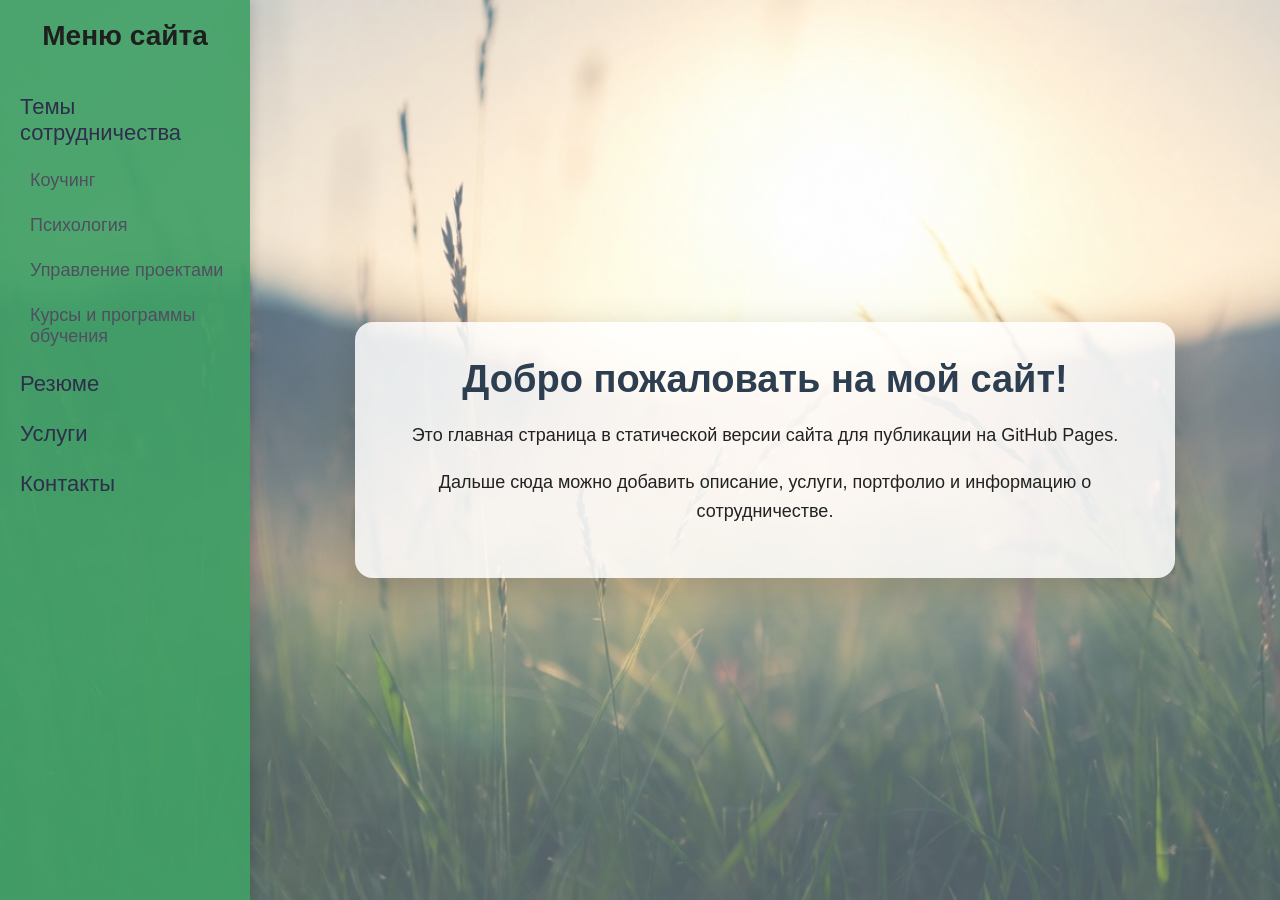
<file: index.html>
<!DOCTYPE html>
<html lang="ru">
<head>
  <meta charset="UTF-8" />
  <meta name="viewport" content="width=device-width, initial-scale=1.0" />
  <title>Главная</title>
  <link rel="stylesheet" href="./assets/css/style.css" />
</head>
<body class="site-layout bg-home">
  <aside class="sidebar">
    <h2>Меню сайта</h2>
    <nav class="menu">
      <a href="./pages/about.html">Темы сотрудничества</a>
      <div class="submenu">
        <a href="./pages/coaching.html">Коучинг</a>
        <a href="./pages/psych.html">Психология</a>
        <a href="./pages/project.html">Управление проектами</a>
        <a href="./pages/education.html">Курсы и программы обучения</a>
      </div>
      <a href="./pages/resume.html">Резюме</a>
      <a href="./pages/services.html">Услуги</a>
      <a href="./pages/contacts.html">Контакты</a>
    </nav>
  </aside>

  <main class="content">
    <section class="page-card">
      <h1>Добро пожаловать на мой сайт!</h1>
      <p>Это главная страница в статической версии сайта для публикации на GitHub Pages.</p>
      <p>Дальше сюда можно добавить описание, услуги, портфолио и информацию о сотрудничестве.</p>
    </section>
  </main>
</body>
</html>
</file>
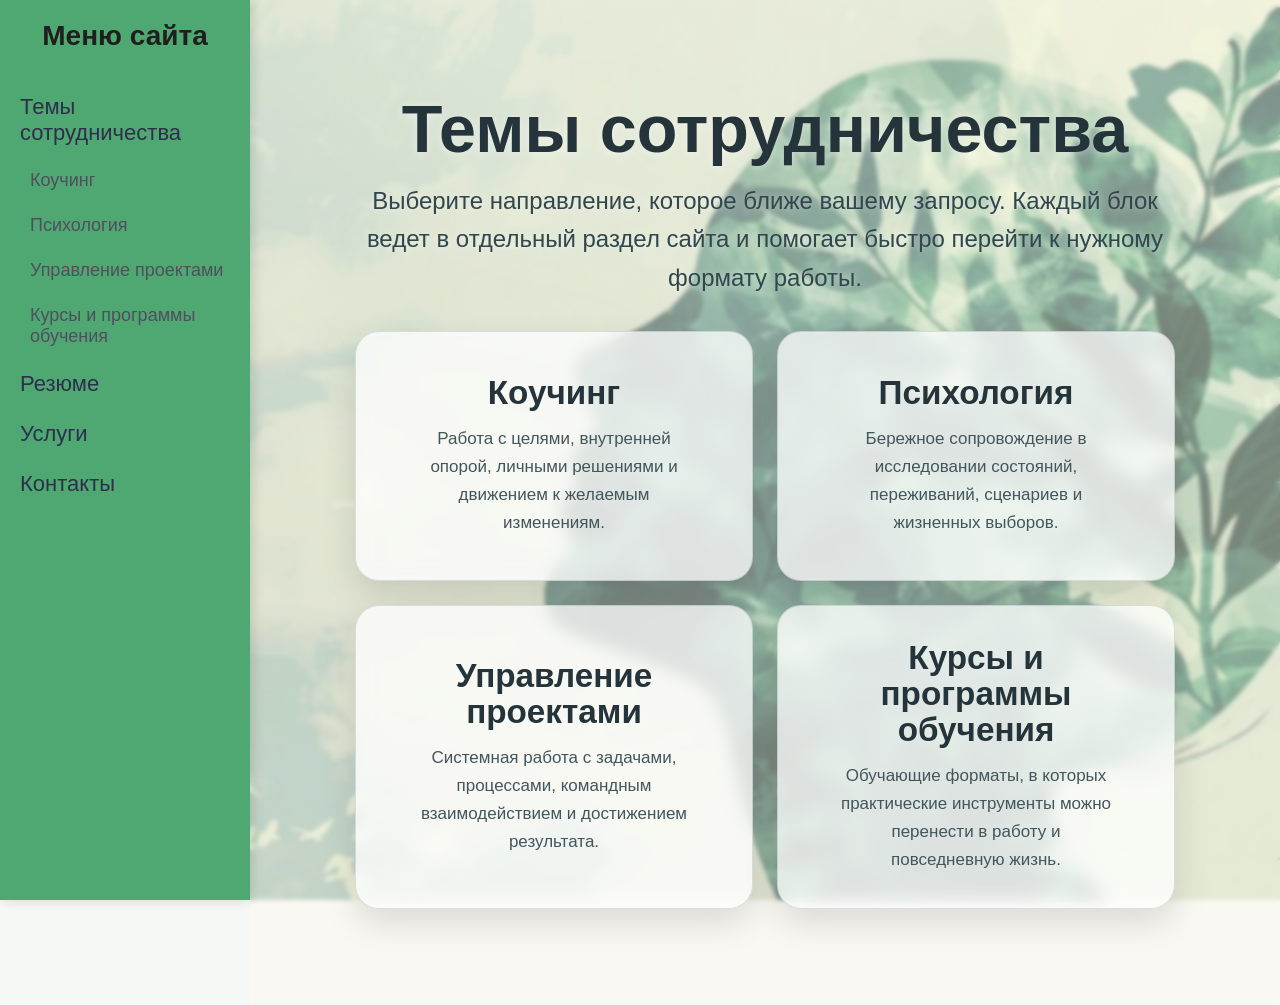
<file: pages/about.html>
<!DOCTYPE html>
<html lang="ru">
<head>
  <meta charset="UTF-8" />
  <meta name="viewport" content="width=device-width, initial-scale=1.0" />
  <title>Темы сотрудничества</title>
  <link rel="stylesheet" href="../assets/css/style.css?v=4" />
  <style>
    .about-topics-page {
      min-height: 100vh;
      background-image: url('../assets/images/about-bg.jpg');
      background-size: cover;
      background-position: center;
      background-repeat: no-repeat;
      background-attachment: fixed;
      position: relative;
    }

    .about-topics-page::before {
      content: "";
      position: absolute;
      inset: 0;
      background: rgba(255, 248, 240, 0.45);
      backdrop-filter: blur(2px);
    }

    .about-topics-inner {
      position: relative;
      z-index: 1;
      min-height: 100vh;
      display: flex;
      flex-direction: column;
      justify-content: center;
      align-items: center;
      padding: 56px 28px;
      text-align: center;
    }

    .about-topics-title {
      margin: 0 0 18px;
      font-size: clamp(40px, 5.2vw, 76px);
      line-height: 1.02;
      font-weight: 700;
      color: #24343a;
      text-shadow: 0 2px 10px rgba(255,255,255,0.45);
    }

    .about-topics-subtitle {
      margin: 0 0 34px;
      max-width: 820px;
      font-size: clamp(18px, 2vw, 24px);
      line-height: 1.6;
      color: #31464d;
      text-shadow: 0 1px 8px rgba(255,255,255,0.38);
    }

    .about-topics-grid {
      width: min(1120px, 100%);
      display: grid;
      grid-template-columns: repeat(2, minmax(0, 1fr));
      gap: 24px;
    }

    .about-topic-card {
      display: flex;
      min-height: 250px;
      padding: 34px 30px;
      border-radius: 24px;
      text-decoration: none;
      justify-content: center;
      align-items: center;
      text-align: center;
      background: rgba(255, 255, 255, 0.74);
      border: 1px solid rgba(44, 62, 80, 0.15);
      box-shadow: 0 14px 34px rgba(0, 0, 0, 0.12);
      backdrop-filter: blur(8px);
      transition: transform 0.22s ease, box-shadow 0.22s ease, background 0.22s ease;
    }

    .about-topic-card:hover {
      transform: translateY(-5px);
      background: rgba(255, 255, 255, 0.86);
      box-shadow: 0 18px 42px rgba(0, 0, 0, 0.16);
    }

    .about-topic-card:focus-visible {
      outline: 3px solid rgba(47, 124, 106, 0.55);
      outline-offset: 4px;
    }

    .about-topic-content {
      max-width: 32ch;
    }

    .about-topic-card h2 {
      margin: 0 0 14px;
      font-size: clamp(28px, 2.6vw, 40px);
      line-height: 1.08;
      font-weight: 700;
      color: #24343a;
    }

    .about-topic-card p {
      margin: 0;
      font-size: 17px;
      line-height: 1.65;
      color: #42565c;
    }

    @media (max-width: 900px) {
      .about-topics-inner {
        justify-content: flex-start;
        padding: 36px 18px 28px;
      }

      .about-topics-grid {
        grid-template-columns: 1fr;
      }

      .about-topic-card {
        min-height: 210px;
        padding: 28px 22px;
      }
    }
  </style>
</head>
<body class="site-layout bg-neutral">
  <aside class="sidebar">
    <h2>Меню сайта</h2>
    <nav class="menu">
      <a href="./about.html">Темы сотрудничества</a>
      <div class="submenu">
        <a href="./coaching.html">Коучинг</a>
        <a href="./psych.html">Психология</a>
        <a href="./project.html">Управление проектами</a>
        <a href="./education.html">Курсы и программы обучения</a>
      </div>
      <a href="./resume.html">Резюме</a>
      <a href="./services.html">Услуги</a>
      <a href="./contacts.html">Контакты</a>
    </nav>
  </aside>

  <main class="content about-topics-page">
    <div class="about-topics-inner">
      <h1 class="about-topics-title">Темы сотрудничества</h1>
      <p class="about-topics-subtitle">
        Выберите направление, которое ближе вашему запросу. Каждый блок ведет в отдельный раздел сайта
        и помогает быстро перейти к нужному формату работы.
      </p>

      <section class="about-topics-grid" aria-label="Основные направления сотрудничества">
        <a class="about-topic-card" href="./coaching.html">
          <div class="about-topic-content">
            <h2>Коучинг</h2>
            <p>Работа с целями, внутренней опорой, личными решениями и движением к желаемым изменениям.</p>
          </div>
        </a>

        <a class="about-topic-card" href="./psych.html">
          <div class="about-topic-content">
            <h2>Психология</h2>
            <p>Бережное сопровождение в исследовании состояний, переживаний, сценариев и жизненных выборов.</p>
          </div>
        </a>

        <a class="about-topic-card" href="./project.html">
          <div class="about-topic-content">
            <h2>Управление проектами</h2>
            <p>Системная работа с задачами, процессами, командным взаимодействием и достижением результата.</p>
          </div>
        </a>

        <a class="about-topic-card" href="./education.html">
          <div class="about-topic-content">
            <h2>Курсы и программы обучения</h2>
            <p>Обучающие форматы, в которых практические инструменты можно перенести в работу и повседневную жизнь.</p>
          </div>
        </a>
      </section>
    </div>
  </main>
</body>
</html>
</file>
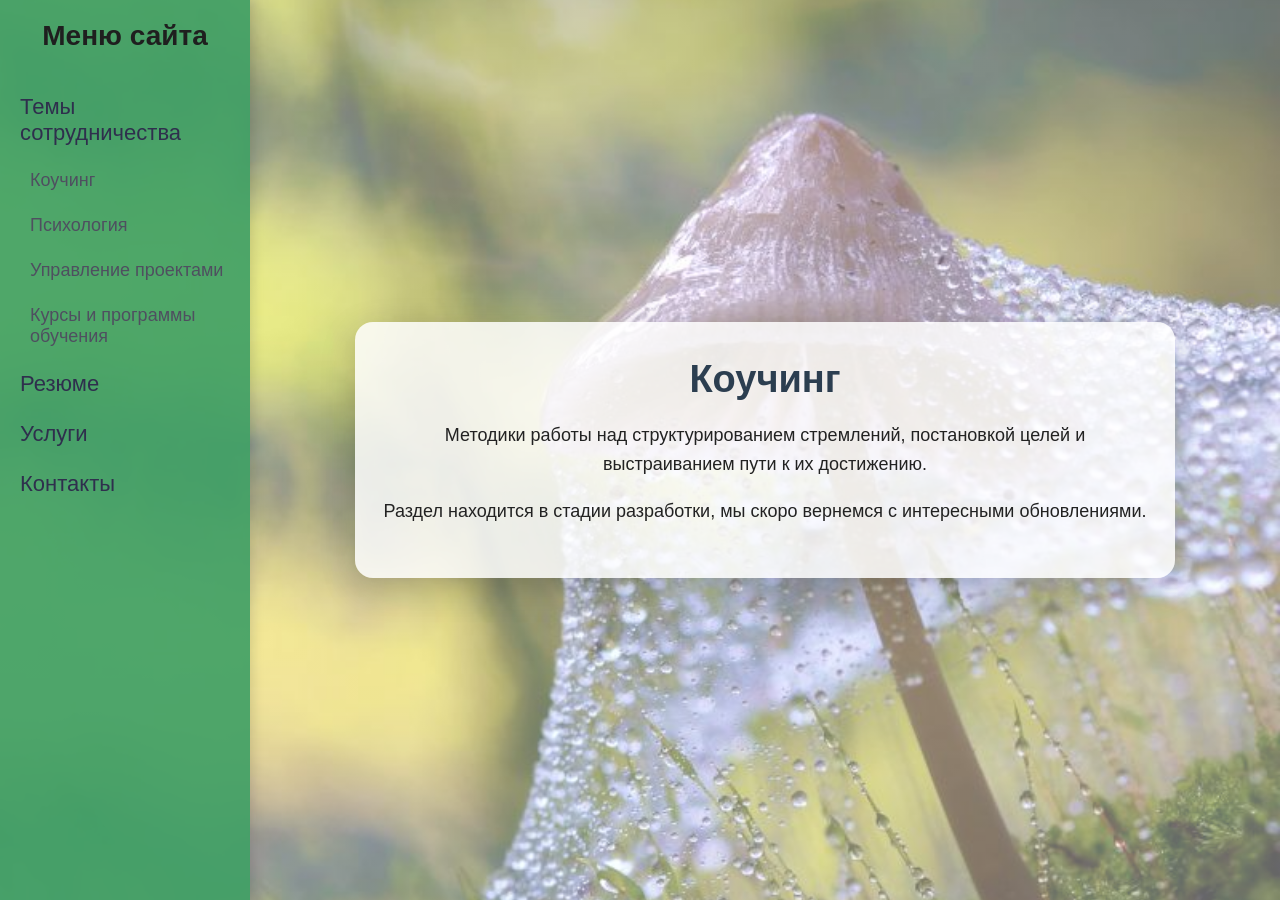
<file: pages/coaching.html>
<!DOCTYPE html>
<html lang="ru">
<head>
  <meta charset="UTF-8" />
  <meta name="viewport" content="width=device-width, initial-scale=1.0" />
  <title>Коучинг</title>
  <link rel="stylesheet" href="../assets/css/style.css" />
</head>
<body class="site-layout bg-coaching">
  <aside class="sidebar">
    <h2>Меню сайта</h2>
    <nav class="menu">
      <a href="./about.html">Темы сотрудничества</a>
      <div class="submenu">
        <a href="./coaching.html">Коучинг</a>
        <a href="./psych.html">Психология</a>
        <a href="./project.html">Управление проектами</a>
        <a href="./education.html">Курсы и программы обучения</a>
      </div>
      <a href="./resume.html">Резюме</a>
      <a href="./services.html">Услуги</a>
      <a href="./contacts.html">Контакты</a>
    </nav>
  </aside>

  <main class="content">
    <section class="page-card">
      <h1>Коучинг</h1>
      <p>Методики работы над структурированием стремлений, постановкой целей и выстраиванием пути к их достижению.</p>
      <p>Раздел находится в стадии разработки, мы скоро вернемся с интересными обновлениями.</p>
    </section>
  </main>
</body>
</html>
</file>
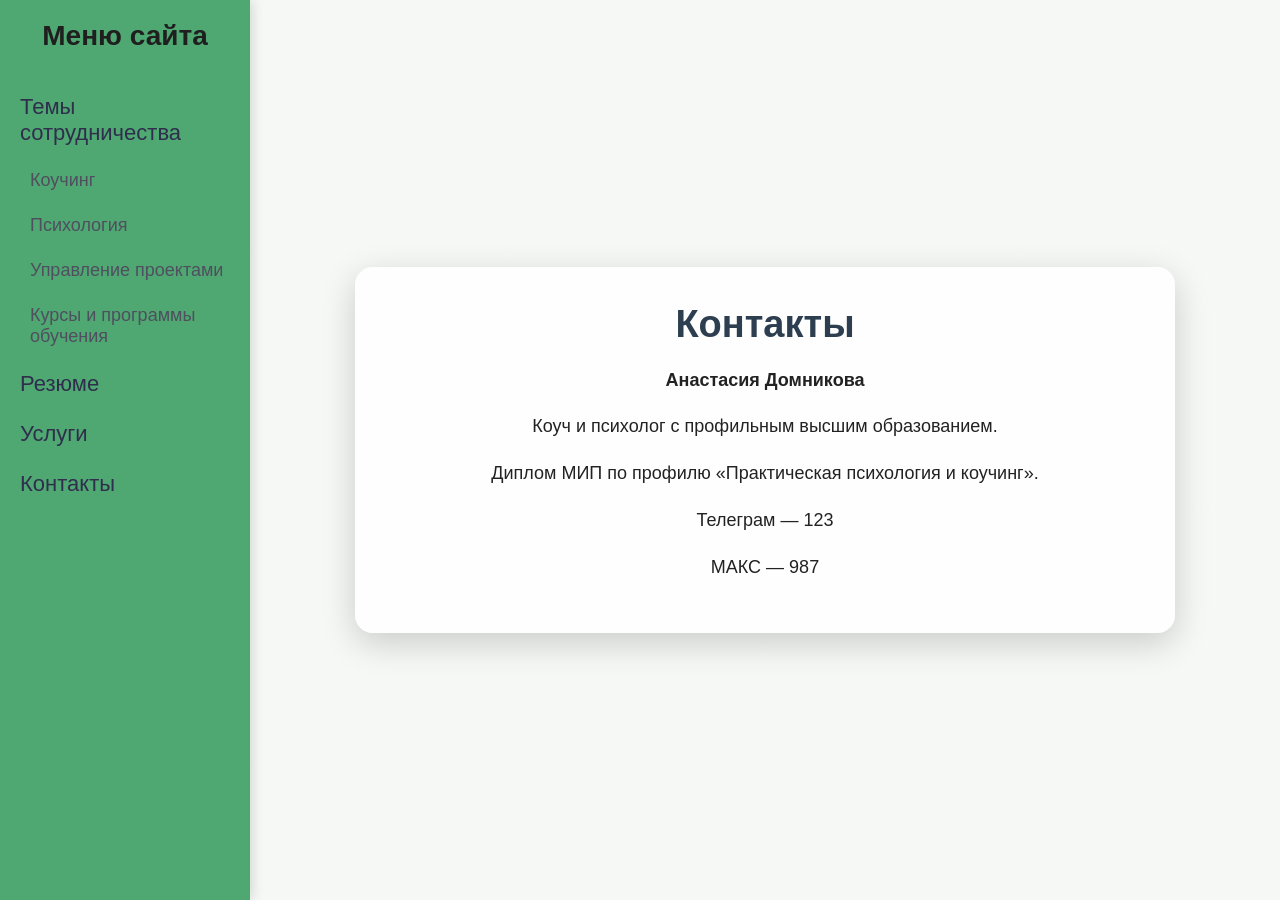
<file: pages/contacts.html>
<!DOCTYPE html>
<html lang="ru">
<head>
  <meta charset="UTF-8" />
  <meta name="viewport" content="width=device-width, initial-scale=1.0" />
  <title>Контакты</title>
  <link rel="stylesheet" href="../assets/css/style.css" />
</head>
<body class="site-layout bg-neutral">
  <aside class="sidebar">
    <h2>Меню сайта</h2>
    <nav class="menu">
      <a href="./about.html">Темы сотрудничества</a>
      <div class="submenu">
        <a href="./coaching.html">Коучинг</a>
        <a href="./psych.html">Психология</a>
        <a href="./project.html">Управление проектами</a>
        <a href="./education.html">Курсы и программы обучения</a>
      </div>
      <a href="./resume.html">Резюме</a>
      <a href="./services.html">Услуги</a>
      <a href="./contacts.html">Контакты</a>
    </nav>
  </aside>

  <main class="content">
    <section class="page-card">
      <h1>Контакты</h1>
      <p><strong>Анастасия Домникова</strong></p>
      <p>Коуч и психолог с профильным высшим образованием.</p>
      <p>Диплом МИП по профилю «Практическая психология и коучинг».</p>
      <p>Телеграм — 123</p>
      <p>МАКС — 987</p>
    </section>
  </main>
</body>
</html>
</file>
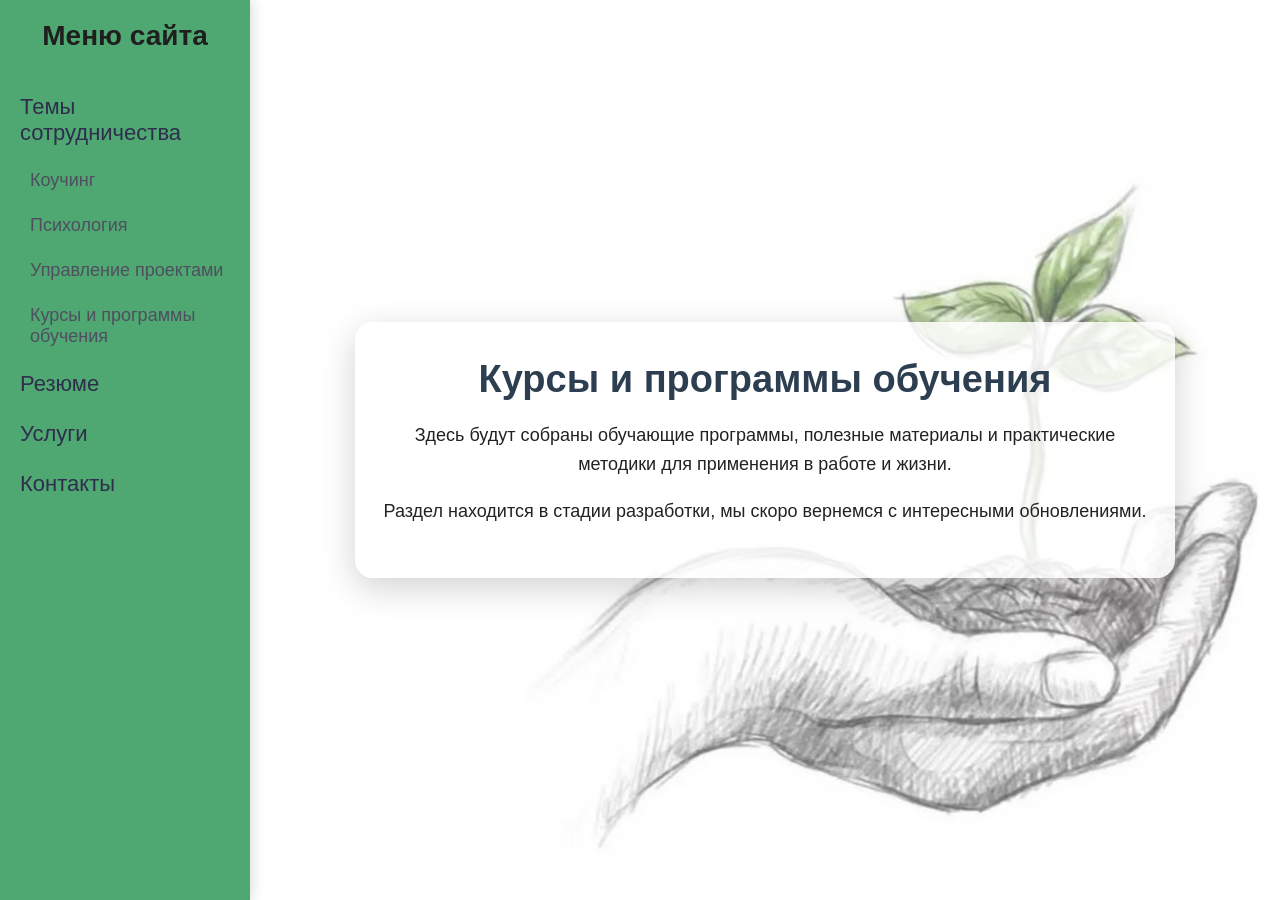
<file: pages/education.html>
<!DOCTYPE html>
<html lang="ru">
<head>
  <meta charset="UTF-8" />
  <meta name="viewport" content="width=device-width, initial-scale=1.0" />
  <title>Курсы и программы обучения</title>
  <link rel="stylesheet" href="../assets/css/style.css" />
</head>
<body class="site-layout bg-education">
  <aside class="sidebar">
    <h2>Меню сайта</h2>
    <nav class="menu">
      <a href="./about.html">Темы сотрудничества</a>
      <div class="submenu">
        <a href="./coaching.html">Коучинг</a>
        <a href="./psych.html">Психология</a>
        <a href="./project.html">Управление проектами</a>
        <a href="./education.html">Курсы и программы обучения</a>
      </div>
      <a href="./resume.html">Резюме</a>
      <a href="./services.html">Услуги</a>
      <a href="./contacts.html">Контакты</a>
    </nav>
  </aside>

  <main class="content">
    <section class="page-card">
      <h1>Курсы и программы обучения</h1>
      <p>Здесь будут собраны обучающие программы, полезные материалы и практические методики для применения в работе и жизни.</p>
      <p>Раздел находится в стадии разработки, мы скоро вернемся с интересными обновлениями.</p>
    </section>
  </main>
</body>
</html>
</file>
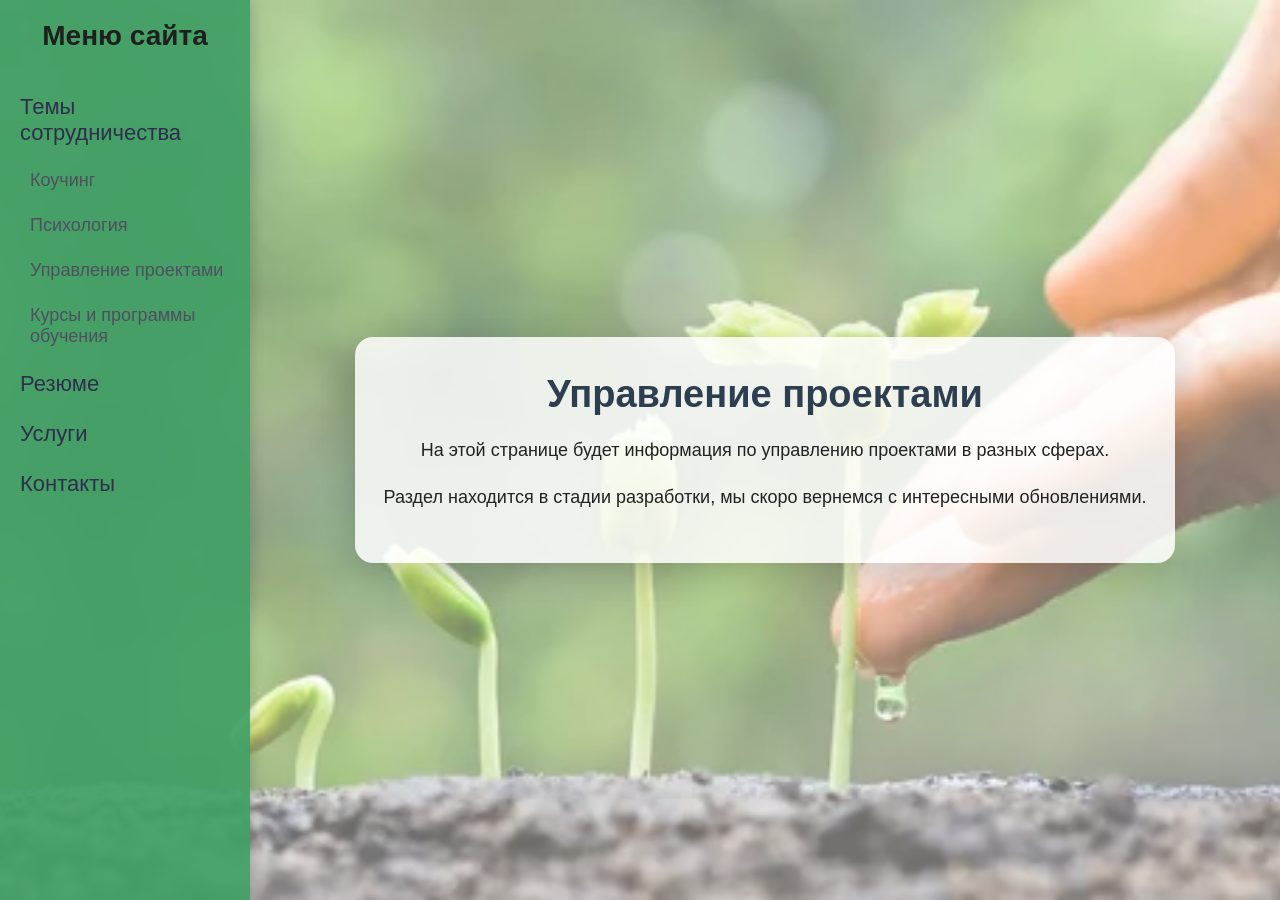
<file: pages/project.html>
<!DOCTYPE html>
<html lang="ru">
<head>
  <meta charset="UTF-8" />
  <meta name="viewport" content="width=device-width, initial-scale=1.0" />
  <title>Управление проектами</title>
  <link rel="stylesheet" href="../assets/css/style.css" />
</head>
<body class="site-layout bg-project">
  <aside class="sidebar">
    <h2>Меню сайта</h2>
    <nav class="menu">
      <a href="./about.html">Темы сотрудничества</a>
      <div class="submenu">
        <a href="./coaching.html">Коучинг</a>
        <a href="./psych.html">Психология</a>
        <a href="./project.html">Управление проектами</a>
        <a href="./education.html">Курсы и программы обучения</a>
      </div>
      <a href="./resume.html">Резюме</a>
      <a href="./services.html">Услуги</a>
      <a href="./contacts.html">Контакты</a>
    </nav>
  </aside>

  <main class="content">
    <section class="page-card">
      <h1>Управление проектами</h1>
      <p>На этой странице будет информация по управлению проектами в разных сферах.</p>
      <p>Раздел находится в стадии разработки, мы скоро вернемся с интересными обновлениями.</p>
    </section>
  </main>
</body>
</html>
</file>
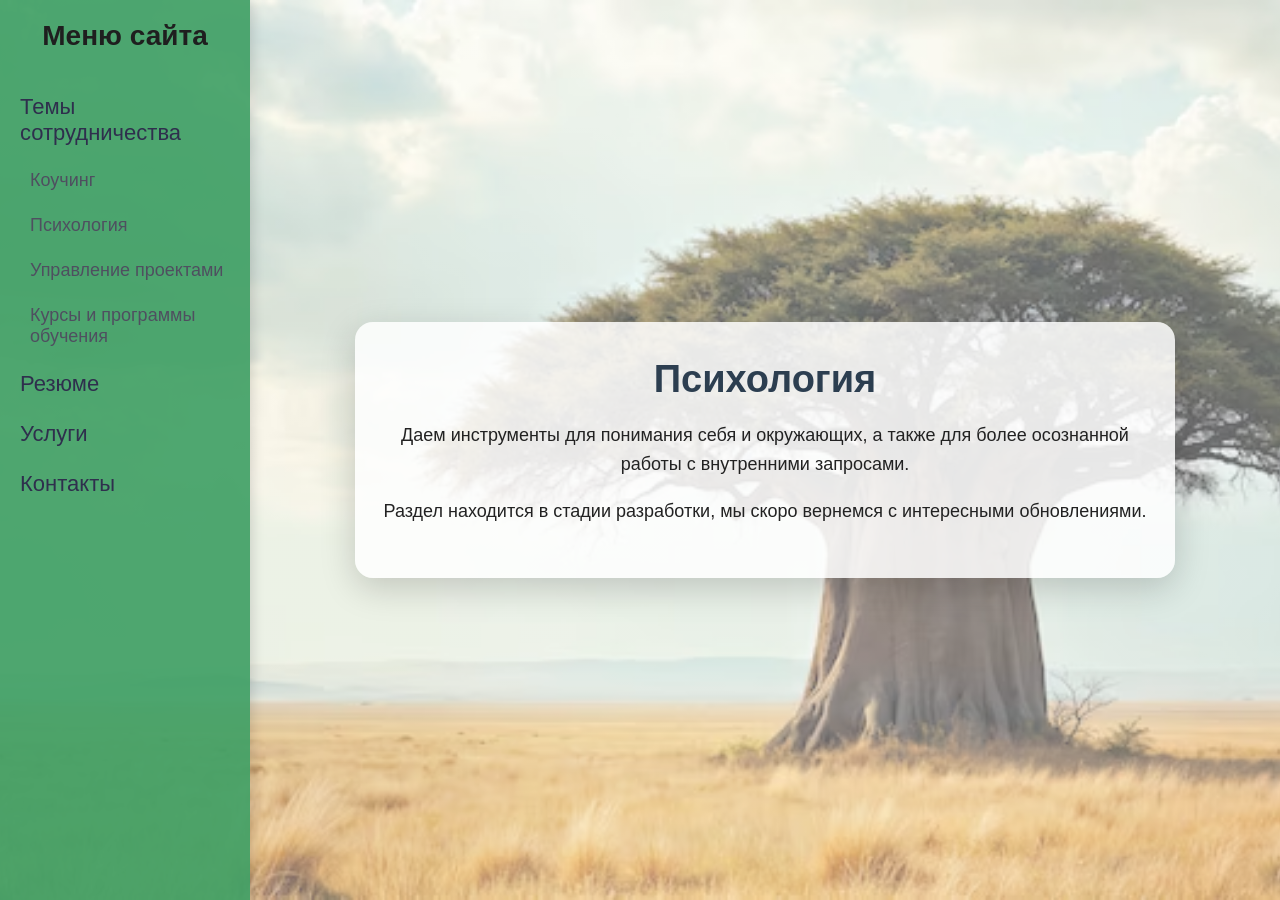
<file: pages/psych.html>
<!DOCTYPE html>
<html lang="ru">
<head>
  <meta charset="UTF-8" />
  <meta name="viewport" content="width=device-width, initial-scale=1.0" />
  <title>Психология</title>
  <link rel="stylesheet" href="../assets/css/style.css" />
</head>
<body class="site-layout bg-psych">
  <aside class="sidebar">
    <h2>Меню сайта</h2>
    <nav class="menu">
      <a href="./about.html">Темы сотрудничества</a>
      <div class="submenu">
        <a href="./coaching.html">Коучинг</a>
        <a href="./psych.html">Психология</a>
        <a href="./project.html">Управление проектами</a>
        <a href="./education.html">Курсы и программы обучения</a>
      </div>
      <a href="./resume.html">Резюме</a>
      <a href="./services.html">Услуги</a>
      <a href="./contacts.html">Контакты</a>
    </nav>
  </aside>

  <main class="content">
    <section class="page-card">
      <h1>Психология</h1>
      <p>Даем инструменты для понимания себя и окружающих, а также для более осознанной работы с внутренними запросами.</p>
      <p>Раздел находится в стадии разработки, мы скоро вернемся с интересными обновлениями.</p>
    </section>
  </main>
</body>
</html>
</file>
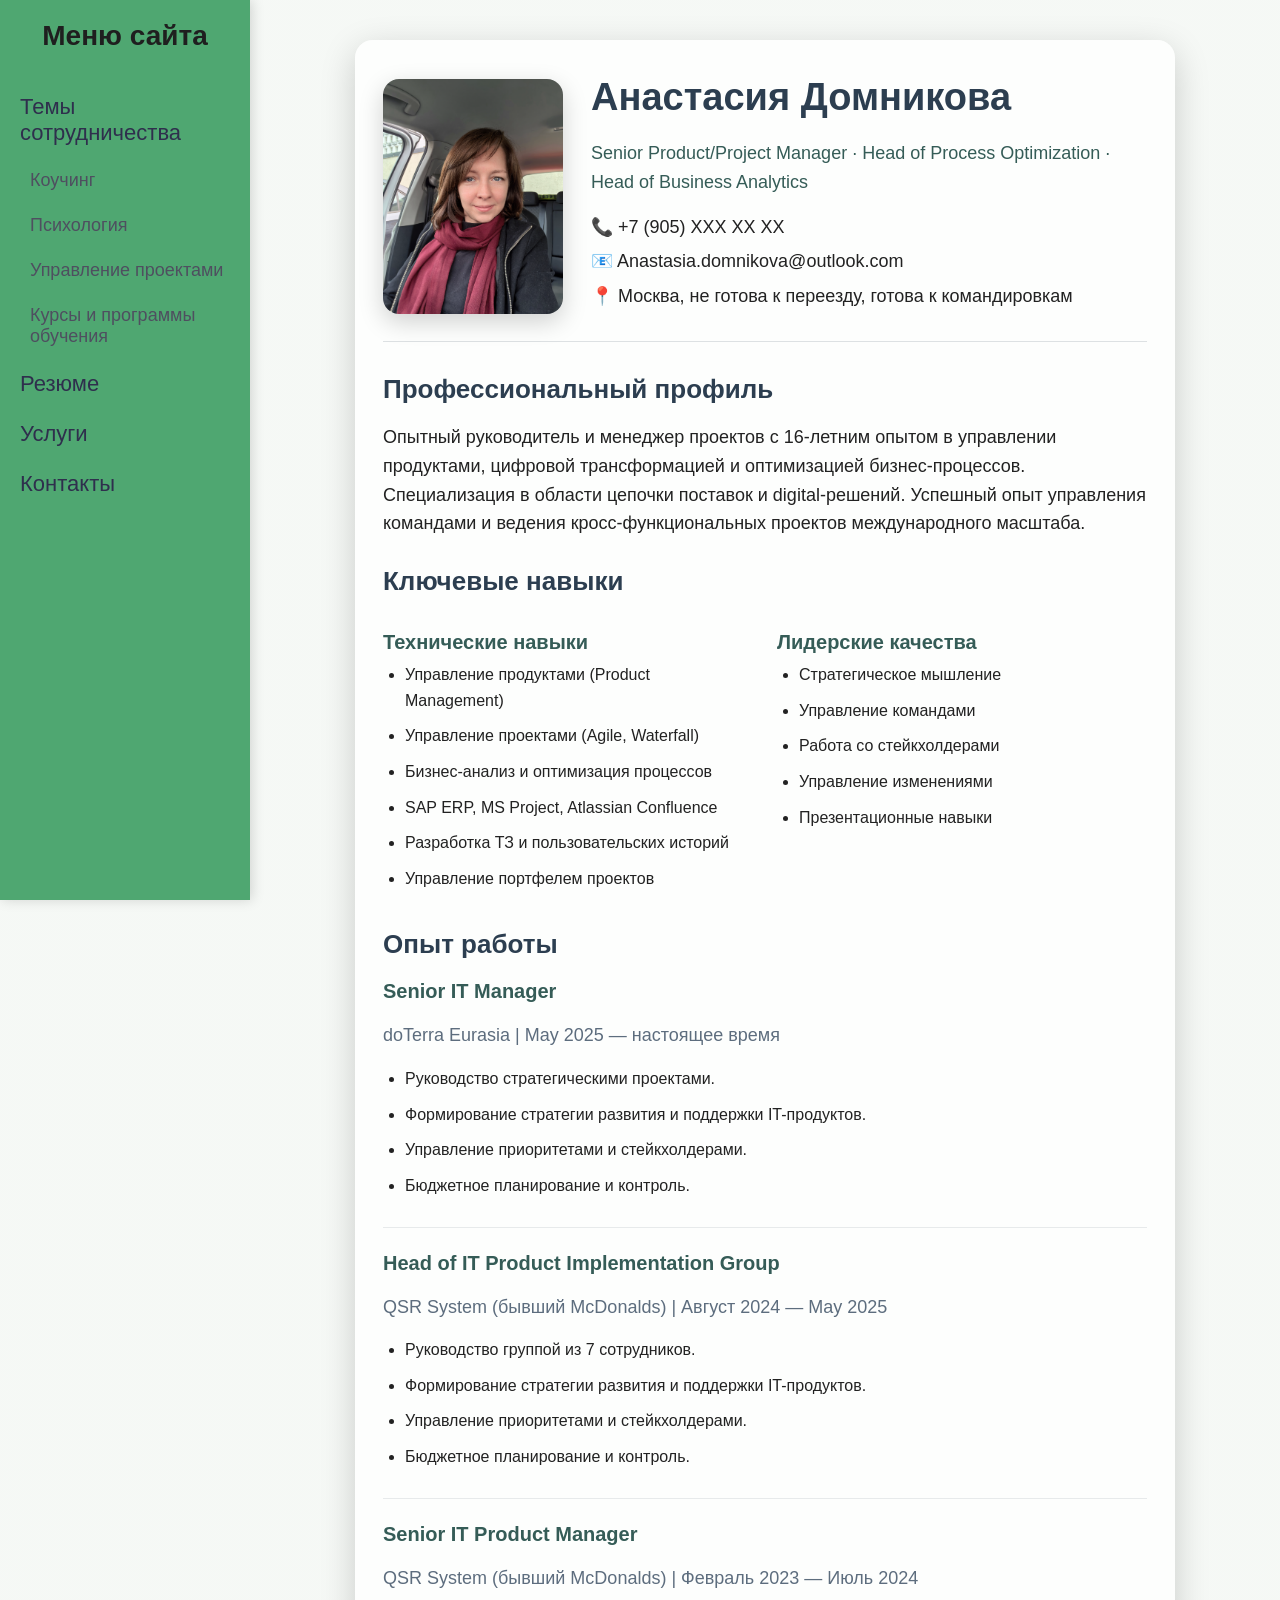
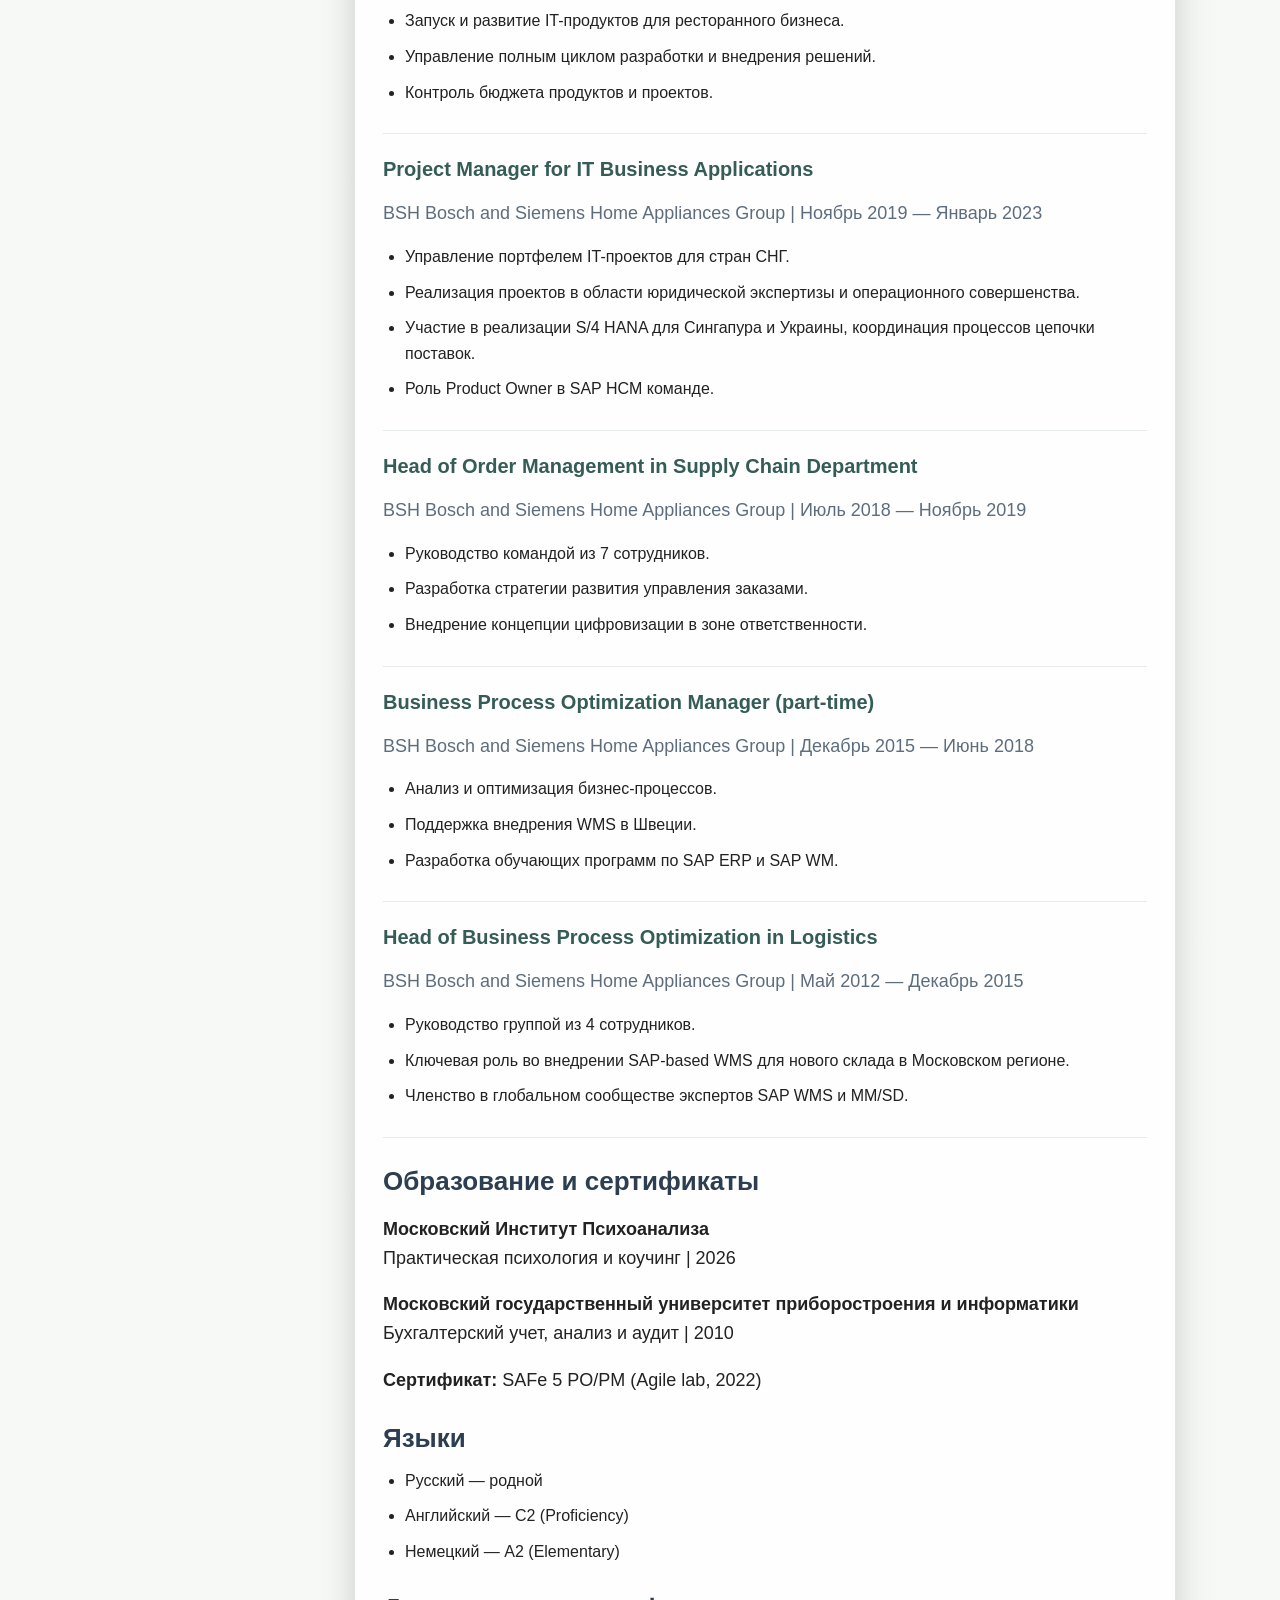
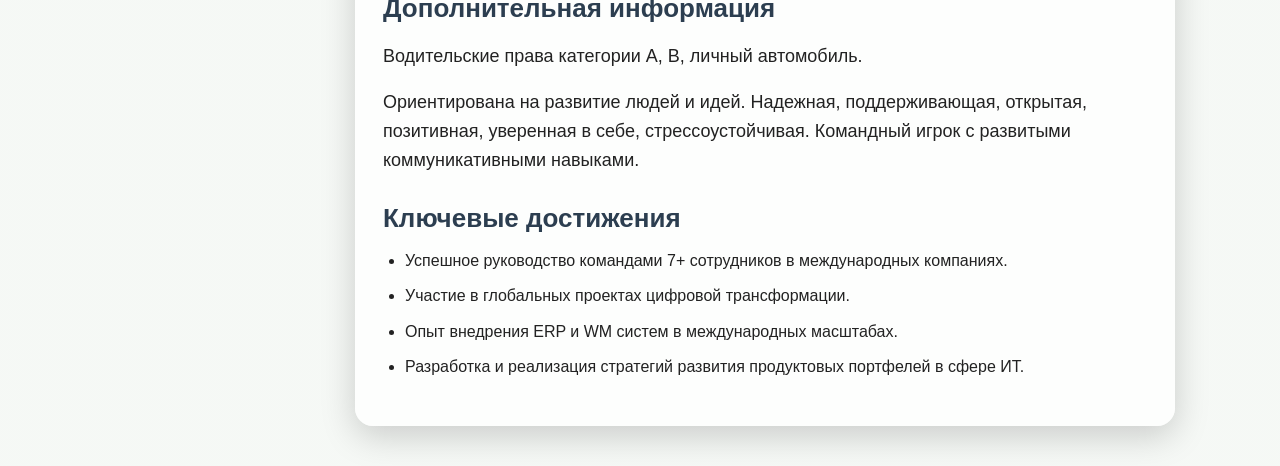
<file: pages/resume.html>
<!DOCTYPE html>
<html lang="ru">
<head>
  <meta charset="UTF-8" />
  <meta name="viewport" content="width=device-width, initial-scale=1.0" />
  <title>Резюме — Анастасия Домникова</title>
  <link rel="stylesheet" href="../assets/css/style.css?v=5" />
</head>
<body class="site-layout bg-neutral resume-page">
  <aside class="sidebar">
    <h2>Меню сайта</h2>
    <nav class="menu">
      <a href="./about.html">Темы сотрудничества</a>
      <div class="submenu">
        <a href="./coaching.html">Коучинг</a>
        <a href="./psych.html">Психология</a>
        <a href="./project.html">Управление проектами</a>
        <a href="./education.html">Курсы и программы обучения</a>
      </div>
      <a href="./resume.html">Резюме</a>
      <a href="./services.html">Услуги</a>
      <a href="./contacts.html">Контакты</a>
    </nav>
  </aside>

  <main class="content">
    <section class="page-card resume-card">
      <div class="resume-header">
        <div class="resume-photo-block">
          <img src="../assets/images/anastasia-photo.jpg" alt="Анастасия Домникова" class="resume-photo" />
        </div>

        <div class="resume-intro">
          <h1>Анастасия Домникова</h1>
          <p class="resume-role">
            Senior Product/Project Manager · Head of Process Optimization · Head of Business Analytics
          </p>

          <div class="resume-contacts">
            <p>📞 +7 (905) ХХХ ХХ ХХ</p>
            <p>📧 Anastasia.domnikova@outlook.com</p>
            <p>📍 Москва, не готова к переезду, готова к командировкам</p>
          </div>
        </div>
      </div>

      <section class="resume-section">
        <h2>Профессиональный профиль</h2>
        <p>
          Опытный руководитель и менеджер проектов с 16-летним опытом в управлении продуктами,
          цифровой трансформацией и оптимизацией бизнес-процессов. Специализация в области цепочки
          поставок и digital-решений. Успешный опыт управления командами и ведения
          кросс-функциональных проектов международного масштаба.
        </p>
      </section>

      <section class="resume-section">
        <h2>Ключевые навыки</h2>

        <div class="resume-columns">
          <div>
            <h3>Технические навыки</h3>
            <ul>
              <li>Управление продуктами (Product Management)</li>
              <li>Управление проектами (Agile, Waterfall)</li>
              <li>Бизнес-анализ и оптимизация процессов</li>
              <li>SAP ERP, MS Project, Atlassian Confluence</li>
              <li>Разработка ТЗ и пользовательских историй</li>
              <li>Управление портфелем проектов</li>
            </ul>
          </div>

          <div>
            <h3>Лидерские качества</h3>
            <ul>
              <li>Стратегическое мышление</li>
              <li>Управление командами</li>
              <li>Работа со стейкхолдерами</li>
              <li>Управление изменениями</li>
              <li>Презентационные навыки</li>
            </ul>
          </div>
        </div>
      </section>

      <section class="resume-section">
        <h2>Опыт работы</h2>

        <div class="job-item">
          <h3>Senior IT Manager</h3>
          <p class="job-meta">doTerra Eurasia | May 2025 — настоящее время</p>
          <ul>
            <li>Руководство стратегическими проектами.</li>
            <li>Формирование стратегии развития и поддержки IT-продуктов.</li>
            <li>Управление приоритетами и стейкхолдерами.</li>
            <li>Бюджетное планирование и контроль.</li>
          </ul>
        </div>

        <div class="job-item">
          <h3>Head of IT Product Implementation Group</h3>
          <p class="job-meta">QSR System (бывший McDonalds) | Август 2024 — May 2025</p>
          <ul>
            <li>Руководство группой из 7 сотрудников.</li>
            <li>Формирование стратегии развития и поддержки IT-продуктов.</li>
            <li>Управление приоритетами и стейкхолдерами.</li>
            <li>Бюджетное планирование и контроль.</li>
          </ul>
        </div>

        <div class="job-item">
          <h3>Senior IT Product Manager</h3>
          <p class="job-meta">QSR System (бывший McDonalds) | Февраль 2023 — Июль 2024</p>
          <ul>
            <li>Запуск и развитие IT-продуктов для ресторанного бизнеса.</li>
            <li>Управление полным циклом разработки и внедрения решений.</li>
            <li>Контроль бюджета продуктов и проектов.</li>
          </ul>
        </div>

        <div class="job-item">
          <h3>Project Manager for IT Business Applications</h3>
          <p class="job-meta">BSH Bosch and Siemens Home Appliances Group | Ноябрь 2019 — Январь 2023</p>
          <ul>
            <li>Управление портфелем IT-проектов для стран СНГ.</li>
            <li>Реализация проектов в области юридической экспертизы и операционного совершенства.</li>
            <li>Участие в реализации S/4 HANA для Сингапура и Украины, координация процессов цепочки поставок.</li>
            <li>Роль Product Owner в SAP HCM команде.</li>
          </ul>
        </div>

        <div class="job-item">
          <h3>Head of Order Management in Supply Chain Department</h3>
          <p class="job-meta">BSH Bosch and Siemens Home Appliances Group | Июль 2018 — Ноябрь 2019</p>
          <ul>
            <li>Руководство командой из 7 сотрудников.</li>
            <li>Разработка стратегии развития управления заказами.</li>
            <li>Внедрение концепции цифровизации в зоне ответственности.</li>
          </ul>
        </div>

        <div class="job-item">
          <h3>Business Process Optimization Manager (part-time)</h3>
          <p class="job-meta">BSH Bosch and Siemens Home Appliances Group | Декабрь 2015 — Июнь 2018</p>
          <ul>
            <li>Анализ и оптимизация бизнес-процессов.</li>
            <li>Поддержка внедрения WMS в Швеции.</li>
            <li>Разработка обучающих программ по SAP ERP и SAP WM.</li>
          </ul>
        </div>

        <div class="job-item">
          <h3>Head of Business Process Optimization in Logistics</h3>
          <p class="job-meta">BSH Bosch and Siemens Home Appliances Group | Май 2012 — Декабрь 2015</p>
          <ul>
            <li>Руководство группой из 4 сотрудников.</li>
            <li>Ключевая роль во внедрении SAP-based WMS для нового склада в Московском регионе.</li>
            <li>Членство в глобальном сообществе экспертов SAP WMS и MM/SD.</li>
          </ul>
        </div>
      </section>

      <section class="resume-section">
        <h2>Образование и сертификаты</h2>
        <p>
          <strong>Московский Институт Психоанализа</strong><br />
          Практическая психология и коучинг | 2026
        </p>
        <p>
          <strong>Московский государственный университет приборостроения и информатики</strong><br />
          Бухгалтерский учет, анализ и аудит | 2010
        </p>
        <p><strong>Сертификат:</strong> SAFe 5 PO/PM (Agile lab, 2022)</p>
      </section>

      <section class="resume-section">
        <h2>Языки</h2>
        <ul>
          <li>Русский — родной</li>
          <li>Английский — C2 (Proficiency)</li>
          <li>Немецкий — A2 (Elementary)</li>
        </ul>
      </section>

      <section class="resume-section">
        <h2>Дополнительная информация</h2>
        <p>Водительские права категории А, B, личный автомобиль.</p>
        <p>
          Ориентирована на развитие людей и идей. Надежная, поддерживающая, открытая, позитивная,
          уверенная в себе, стрессоустойчивая. Командный игрок с развитыми коммуникативными навыками.
        </p>
      </section>

      <section class="resume-section">
        <h2>Ключевые достижения</h2>
        <ul>
          <li>Успешное руководство командами 7+ сотрудников в международных компаниях.</li>
          <li>Участие в глобальных проектах цифровой трансформации.</li>
          <li>Опыт внедрения ERP и WM систем в международных масштабах.</li>
          <li>Разработка и реализация стратегий развития продуктовых портфелей в сфере ИТ.</li>
        </ul>
      </section>
    </section>
  </main>
</body>
</html>
</file>
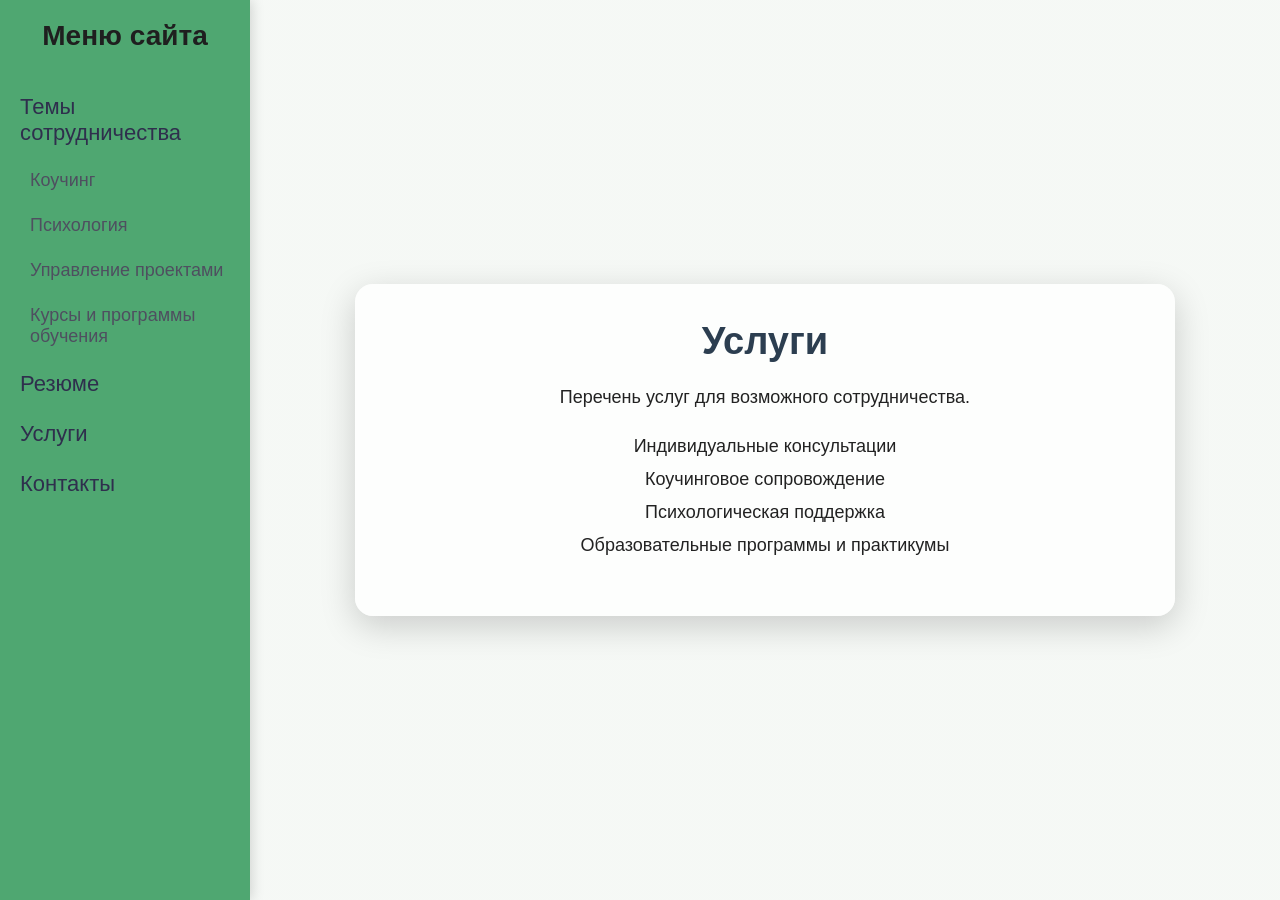
<file: pages/services.html>
<!DOCTYPE html>
<html lang="ru">
<head>
  <meta charset="UTF-8" />
  <meta name="viewport" content="width=device-width, initial-scale=1.0" />
  <title>Услуги</title>
  <link rel="stylesheet" href="../assets/css/style.css" />
</head>
<body class="site-layout bg-neutral">
  <aside class="sidebar">
    <h2>Меню сайта</h2>
    <nav class="menu">
      <a href="./about.html">Темы сотрудничества</a>
      <div class="submenu">
        <a href="./coaching.html">Коучинг</a>
        <a href="./psych.html">Психология</a>
        <a href="./project.html">Управление проектами</a>
        <a href="./education.html">Курсы и программы обучения</a>
      </div>
      <a href="./resume.html">Резюме</a>
      <a href="./services.html">Услуги</a>
      <a href="./contacts.html">Контакты</a>
    </nav>
  </aside>

  <main class="content">
    <section class="page-card">
      <h1>Услуги</h1>
      <p>Перечень услуг для возможного сотрудничества.</p>
      <ul class="services-list">
        <li>Индивидуальные консультации</li>
        <li>Коучинговое сопровождение</li>
        <li>Психологическая поддержка</li>
        <li>Образовательные программы и практикумы</li>
      </ul>
    </section>
  </main>
</body>
</html>
</file>
<file: assets/css/style.css>
* {
  box-sizing: border-box;
}

html,
body {
  margin: 0;
  padding: 0;
  min-height: 100%;
  font-family: Arial, sans-serif;
  color: #111;
}

.site-layout {
  min-height: 100vh;
  display: flex;
}

/* Сайдбар */

.sidebar {
  width: 250px;
  min-height: 100vh;
  background-color: rgba(64, 160, 101, 0.92);
  padding: 20px 0;
  box-shadow: 2px 0 12px rgba(0, 0, 0, 0.15);
  position: fixed;
  left: 0;
  top: 0;
  overflow-y: auto;
  z-index: 10;
}

.sidebar h2 {
  text-align: center;
  margin: 0 0 30px;
  color: #1f1f1f;
  font-size: 28px;
}

.menu a {
  display: block;
  padding: 12px 20px;
  text-decoration: none;
  color: #2f2f4d;
  font-size: 22px;
  transition: background-color 0.3s ease;
}

.submenu a {
  font-size: 18px;
  padding-left: 30px;
  color: #4f4f60;
}

.menu a:hover {
  background-color: #cce1db;
}

/* Контент */

.content {
  margin-left: 250px;
  width: calc(100% - 250px);
  min-height: 100vh;
  padding: 40px;
  display: flex;
  align-items: center;
  justify-content: center;
}

.page-card {
  max-width: 820px;
  width: 100%;
  background: rgba(255, 255, 255, 0.84);
  color: #222;
  border-radius: 18px;
  padding: 36px 28px;
  box-shadow: 0 10px 35px rgba(0, 0, 0, 0.18);
  text-align: center;
}

.page-card h1 {
  margin-top: 0;
  margin-bottom: 20px;
  font-size: 38px;
  color: #2c3e50;
}

.page-card p {
  font-size: 18px;
  line-height: 1.6;
  margin-bottom: 16px;
}

.services-list {
  list-style: none;
  padding: 0;
  margin: 24px 0;
}

.services-list li {
  margin-bottom: 12px;
  font-size: 18px;
}

/* Фоны страниц */
/* Для главной страницы, которая лежит в корне */
body.bg-home {
  background:
    linear-gradient(rgba(255, 255, 255, 0.25), rgba(255, 255, 255, 0.25)),
    url("../images/4.jpg") center center / cover no-repeat fixed;
}

/* Для внутренних страниц из папки pages */
body.bg-about {
  background:
    linear-gradient(rgba(255, 255, 255, 0.20), rgba(255, 255, 255, 0.20)),
    url("../images/new_1.jpg") center center / cover no-repeat fixed;
}

body.bg-coaching {
  background:
    linear-gradient(rgba(255, 255, 255, 0.40), rgba(255, 255, 255, 0.40)),
    url("../images/9.jpg") center center / cover no-repeat fixed;
}

body.bg-psych {
  background:
    linear-gradient(rgba(255, 255, 255, 0.40), rgba(255, 255, 255, 0.40)),
    url("../images/7.avif") center center / cover no-repeat fixed;
}

body.bg-project {
  background:
    linear-gradient(rgba(255, 255, 255, 0.40), rgba(255, 255, 255, 0.40)),
    url("../images/10.webp") center center / cover no-repeat fixed;
}

body.bg-education {
  background:
    linear-gradient(rgba(255, 255, 255, 0.35), rgba(255, 255, 255, 0.35)),
    url("../images/13.jpg") center center / cover no-repeat fixed;
}

body.bg-resume {
  background:
    linear-gradient(rgba(255, 255, 255, 0.35), rgba(255, 255, 255, 0.35)),
    url("../images/coffe.jpg") center center / cover no-repeat fixed;
}

body.bg-neutral {
  background: linear-gradient(rgba(245, 248, 245, 0.95), rgba(245, 248, 245, 0.95));
}

/* Адаптация под мобильные */

@media (max-width: 900px) {
  .site-layout {
    display: block;
  }

  .sidebar {
    position: relative;
    width: 100%;
    min-height: auto;
  }

  .content {
    margin-left: 0;
    width: 100%;
    min-height: auto;
    padding: 24px;
  }

  .sidebar h2 {
    font-size: 24px;
  }

  .menu a {
    font-size: 20px;
  }

  .submenu a {
    font-size: 17px;
  }

  .page-card {
    padding: 28px 20px;
  }

  .page-card h1 {
    font-size: 30px;
  }

  .page-card p,
  .services-list li {
    font-size: 17px;
  }

  body.bg-home,
  body.bg-about,
  body.bg-coaching,
  body.bg-psych,
  body.bg-project,
  body.bg-education {
    background-attachment: scroll;
  }
}

.resume-card {
  text-align: left;
}

.resume-header {
  display: flex;
  gap: 28px;
  align-items: center;
  margin-bottom: 32px;
  padding-bottom: 24px;
  border-bottom: 1px solid rgba(44, 62, 80, 0.15);
}

.resume-photo-block {
  flex: 0 0 180px;
}

.resume-photo {
  width: 180px;
  height: 235px;
  object-fit: cover;
  border-radius: 16px;
  display: block;
  box-shadow: 0 8px 24px rgba(0, 0, 0, 0.18);
}

.resume-intro {
  flex: 1;
}

.resume-role {
  font-size: 20px;
  line-height: 1.5;
  color: #355c57;
  margin-bottom: 18px;
}

.resume-contacts p {
  margin: 6px 0;
}

.resume-section {
  margin-top: 28px;
}

.resume-section h2 {
  margin-bottom: 14px;
  font-size: 26px;
  color: #2c3e50;
}

.resume-section h3 {
  margin-bottom: 8px;
  font-size: 20px;
  color: #355c57;
}

.resume-columns {
  display: grid;
  grid-template-columns: 1fr 1fr;
  gap: 24px;
}

.resume-section ul {
  margin: 0;
  padding-left: 22px;
}

.resume-section li {
  margin-bottom: 10px;
  line-height: 1.6;
}

.job-item {
  margin-bottom: 24px;
  padding-bottom: 18px;
  border-bottom: 1px solid rgba(44, 62, 80, 0.1);
}

.job-meta {
  font-size: 16px;
  color: #5d6d7e;
  margin-bottom: 10px;
}

@media (max-width: 900px) {
  .resume-header {
    flex-direction: column;
    align-items: flex-start;
  }

  .resume-photo-block {
    flex: none;
  }

  .resume-columns {
    grid-template-columns: 1fr;
  }

  .resume-photo {
    width: 160px;
    height: 210px;
  }
}
</file>
